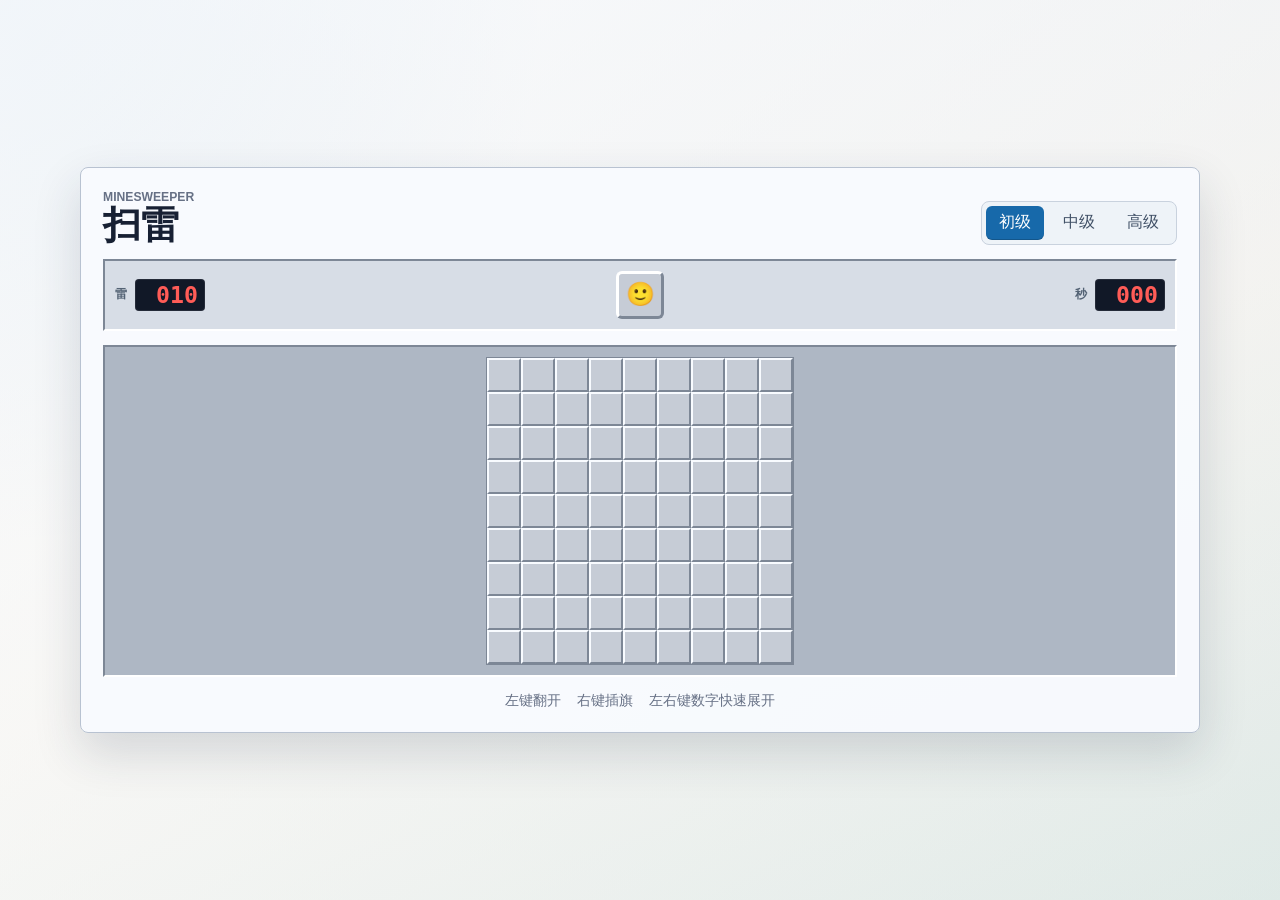
<file: index.html>
<!DOCTYPE html>
<html lang="zh-CN">
<head>
  <meta charset="UTF-8">
  <meta name="viewport" content="width=device-width, initial-scale=1.0">
  <title>扫雷</title>
  <link rel="stylesheet" href="styles.css">
</head>
<body>
  <main class="app-shell">
    <section class="game-panel" aria-label="扫雷游戏">
      <header class="top-bar">
        <div>
          <p class="eyebrow">Minesweeper</p>
          <h1>扫雷</h1>
        </div>
        <div class="difficulty-tabs" role="tablist" aria-label="难度选择">
          <button class="difficulty-button is-active" type="button" data-level="beginner">初级</button>
          <button class="difficulty-button" type="button" data-level="intermediate">中级</button>
          <button class="difficulty-button" type="button" data-level="expert">高级</button>
        </div>
      </header>

      <div class="status-bar" aria-live="polite">
        <div class="meter" aria-label="剩余雷数">
          <span class="meter-label">雷</span>
          <span id="mine-counter" class="meter-value">010</span>
        </div>
        <button id="reset-button" class="reset-button" type="button" aria-label="重新开始">🙂</button>
        <div class="meter" aria-label="计时器">
          <span class="meter-label">秒</span>
          <span id="timer" class="meter-value">000</span>
        </div>
      </div>

      <div class="mobile-mode-panel" aria-label="移动端操作模式" data-version="mobile-controls-v2">
        <span class="mode-title">触屏模式</span>
        <div class="mode-tabs" role="tablist" aria-label="触屏操作模式">
          <button class="mode-button is-active" type="button" data-touch-mode="reveal">
            模式一
          </button>
          <button class="mode-button" type="button" data-touch-mode="flag">
            模式二
          </button>
        </div>
      </div>

      <div class="board-wrap">
        <div id="board" class="board" role="grid" aria-label="扫雷棋盘"></div>
      </div>

      <footer class="hint-row">
        <span>左键翻开</span>
        <span>右键插旗</span>
        <span>左右键数字快速展开</span>
      </footer>
    </section>
  </main>

  <div id="toast" class="toast" role="status" aria-live="assertive"></div>

  <script src="script.js"></script>
</body>
</html>
</file>
<file: styles.css>
:root {
  color-scheme: light;
  --bg: #e7edf5;
  --ink: #172033;
  --muted: #667085;
  --panel: #f9fbff;
  --panel-border: #b8c2d1;
  --tile: #c6ccd6;
  --tile-light: #f8fbff;
  --tile-shadow: #7d8796;
  --tile-open: #e2e7ef;
  --tile-open-border: #c4ccd8;
  --accent: #1769aa;
  --danger: #c9342f;
  --flag: #e04b3f;
  --gold: #d99a1b;
  --green: #157a55;
  --meter-bg: #111827;
  --meter-text: #ff5c57;
  font-family: "Segoe UI", "Microsoft YaHei", Arial, sans-serif;
}

* {
  box-sizing: border-box;
}

body {
  min-height: 100vh;
  margin: 0;
  color: var(--ink);
  background:
    linear-gradient(135deg, rgba(255, 255, 255, 0.78), rgba(231, 237, 245, 0.28)),
    radial-gradient(circle at top left, rgba(23, 105, 170, 0.18), transparent 34rem),
    linear-gradient(160deg, #e7edf5 0%, #f3f0e9 54%, #dce8e1 100%);
}

button {
  font: inherit;
}

.app-shell {
  width: min(100% - 24px, 1120px);
  min-height: 100vh;
  margin: 0 auto;
  display: grid;
  place-items: center;
  padding: 24px 0;
}

.game-panel {
  width: 100%;
  display: flex;
  flex-direction: column;
  gap: 14px;
  padding: clamp(14px, 2vw, 22px);
  border: 1px solid var(--panel-border);
  border-radius: 8px;
  background: rgba(249, 251, 255, 0.9);
  box-shadow: 0 20px 48px rgba(31, 43, 68, 0.16);
}

.top-bar {
  display: flex;
  align-items: end;
  justify-content: space-between;
  gap: 16px;
}

.eyebrow {
  margin: 0 0 3px;
  color: var(--muted);
  font-size: 0.76rem;
  font-weight: 700;
  letter-spacing: 0;
  text-transform: uppercase;
}

h1 {
  margin: 0;
  font-size: clamp(1.75rem, 3vw, 2.35rem);
  line-height: 1;
}

.difficulty-tabs {
  display: grid;
  grid-template-columns: repeat(3, minmax(58px, 1fr));
  gap: 6px;
  padding: 4px;
  border: 1px solid #c9d2de;
  border-radius: 8px;
  background: #eef3f8;
}

.difficulty-button {
  min-height: 34px;
  padding: 0 12px;
  border: 0;
  border-radius: 6px;
  color: #405066;
  background: transparent;
  cursor: pointer;
  white-space: nowrap;
}

.difficulty-button:hover,
.difficulty-button:focus-visible {
  outline: 2px solid rgba(23, 105, 170, 0.22);
  outline-offset: 1px;
}

.difficulty-button.is-active {
  color: #fff;
  background: var(--accent);
  box-shadow: inset 0 -1px 0 rgba(0, 0, 0, 0.18);
}

.status-bar {
  display: grid;
  grid-template-columns: minmax(98px, 1fr) auto minmax(98px, 1fr);
  align-items: center;
  gap: 12px;
  padding: 10px;
  border-top: 2px solid #7d8796;
  border-right: 2px solid #fff;
  border-bottom: 2px solid #fff;
  border-left: 2px solid #7d8796;
  background: #d7dde6;
}

.mobile-mode-panel {
  display: none;
}

.mode-tabs {
  display: grid;
  grid-template-columns: repeat(2, minmax(0, 1fr));
  gap: 6px;
  width: 100%;
}

.mode-button {
  min-height: 36px;
  padding: 0 12px;
  border: 1px solid #b8c2d1;
  border-radius: 6px;
  color: #405066;
  background: #eef3f8;
  cursor: pointer;
}

.mode-button.is-active {
  color: #fff;
  border-color: var(--accent);
  background: var(--accent);
  box-shadow: inset 0 -1px 0 rgba(0, 0, 0, 0.18);
}

.meter {
  min-width: 0;
  display: flex;
  align-items: center;
  gap: 8px;
}

.meter:last-child {
  justify-content: flex-end;
}

.meter-label {
  color: #536274;
  font-size: 0.78rem;
  font-weight: 700;
}

.meter-value {
  min-width: 70px;
  display: inline-flex;
  justify-content: flex-end;
  padding: 4px 7px 5px;
  border-radius: 4px;
  color: var(--meter-text);
  background: var(--meter-bg);
  font-family: Consolas, "SFMono-Regular", monospace;
  font-size: 1.45rem;
  font-weight: 800;
  line-height: 1;
  font-variant-numeric: tabular-nums;
  box-shadow: inset 0 0 0 1px rgba(255, 255, 255, 0.08);
}

.reset-button {
  width: 48px;
  height: 48px;
  display: inline-grid;
  place-items: center;
  border-top: 3px solid #fff;
  border-right: 3px solid #7d8796;
  border-bottom: 3px solid #7d8796;
  border-left: 3px solid #fff;
  border-radius: 6px;
  background: #c6ccd6;
  font-size: 1.45rem;
  line-height: 1;
  cursor: pointer;
}

.reset-button:active {
  border-top-color: #7d8796;
  border-right-color: #fff;
  border-bottom-color: #fff;
  border-left-color: #7d8796;
  transform: translateY(1px);
}

.board-wrap {
  max-width: 100%;
  overflow: auto;
  padding: 10px;
  border-top: 2px solid #7d8796;
  border-right: 2px solid #fff;
  border-bottom: 2px solid #fff;
  border-left: 2px solid #7d8796;
  background: #aeb7c4;
}

.board {
  --cols: 9;
  --cell-size: 34px;
  display: grid;
  grid-template-columns: repeat(var(--cols), var(--cell-size));
  grid-auto-rows: var(--cell-size);
  width: max-content;
  max-width: none;
  margin: 0 auto;
  background: #7d8796;
  border: 1px solid #7d8796;
  touch-action: manipulation;
}

.cell {
  width: var(--cell-size);
  height: var(--cell-size);
  display: grid;
  place-items: center;
  position: relative;
  overflow: hidden;
  border-top: 2px solid var(--tile-light);
  border-right: 2px solid var(--tile-shadow);
  border-bottom: 2px solid var(--tile-shadow);
  border-left: 2px solid var(--tile-light);
  color: var(--ink);
  background: var(--tile);
  font-family: "Arial Black", "Segoe UI", sans-serif;
  font-size: calc(var(--cell-size) * 0.54);
  font-weight: 900;
  line-height: 1;
  user-select: none;
  cursor: pointer;
}

.cell:hover {
  filter: brightness(1.04);
}

.cell:disabled {
  color: inherit;
  opacity: 1;
  -webkit-text-fill-color: currentColor;
}

.cell:focus-visible {
  outline: 2px solid var(--accent);
  outline-offset: -4px;
}

.cell.is-open {
  border: 1px solid var(--tile-open-border);
  background: var(--tile-open);
  cursor: default;
  filter: none;
}

.cell.is-flagged {
  color: var(--flag);
}

.cell.is-mine {
  background: #f1c6c5;
}

.cell.is-hit {
  background: var(--danger);
  color: #fff;
}

.cell.is-wrong {
  background: #f5d9a1;
}

.num-1 { color: #1e58b7; }
.num-2 { color: #147447; }
.num-3 { color: #c9342f; }
.num-4 { color: #563aa5; }
.num-5 { color: #8f2f2b; }
.num-6 { color: #0d7790; }
.num-7 { color: #272b33; }
.num-8 { color: #687382; }

.hint-row {
  display: flex;
  flex-wrap: wrap;
  justify-content: center;
  gap: 8px 16px;
  color: var(--muted);
  font-size: 0.88rem;
}

.toast {
  position: fixed;
  left: 50%;
  bottom: 22px;
  z-index: 10;
  min-width: min(88vw, 320px);
  padding: 11px 16px;
  border: 1px solid rgba(23, 32, 51, 0.14);
  border-radius: 8px;
  color: #fff;
  background: rgba(23, 32, 51, 0.92);
  text-align: center;
  box-shadow: 0 12px 30px rgba(23, 32, 51, 0.2);
  transform: translate(-50%, 90px);
  opacity: 0;
  pointer-events: none;
  transition: opacity 180ms ease, transform 180ms ease;
}

.toast.is-visible {
  opacity: 1;
  transform: translate(-50%, 0);
}

@media (max-width: 760px) {
  .app-shell {
    width: 100%;
    align-items: start;
    padding: 0;
  }

  .game-panel {
    min-height: 100vh;
    border-radius: 0;
    border-left: 0;
    border-right: 0;
  }

  .top-bar {
    align-items: stretch;
    flex-direction: column;
  }

  .difficulty-tabs {
    grid-template-columns: repeat(3, 1fr);
  }

  .mobile-mode-panel {
    display: flex;
    align-items: center;
    gap: 10px;
    padding: 8px;
    border: 1px solid #c9d2de;
    border-radius: 8px;
    background: #eef3f8;
  }

  .mode-title {
    flex: 0 0 auto;
    color: #536274;
    font-size: 0.82rem;
    font-weight: 700;
    white-space: nowrap;
  }

  .board-wrap {
    overflow-x: hidden;
    overflow-y: visible;
    padding: 6px;
  }

  .board {
    --cell-size: min(34px, calc((100vw - 44px) / 12));
    width: calc(var(--cols) * var(--cell-size));
    grid-template-columns: repeat(var(--cols), var(--cell-size));
    grid-auto-rows: var(--cell-size);
    margin: 0 auto;
  }

  .cell {
    width: var(--cell-size);
    height: var(--cell-size);
    border-width: 1px;
    font-size: clamp(0.48rem, calc(var(--cell-size) * 0.58), 1rem);
    touch-action: manipulation;
  }
}

@media (max-width: 420px) {
  .status-bar {
    gap: 8px;
    padding: 8px;
  }

  .meter {
    gap: 5px;
  }

  .meter-label {
    display: none;
  }

  .meter-value {
    min-width: 58px;
    font-size: 1.2rem;
  }

  .reset-button {
    width: 42px;
    height: 42px;
  }
}
</file>
